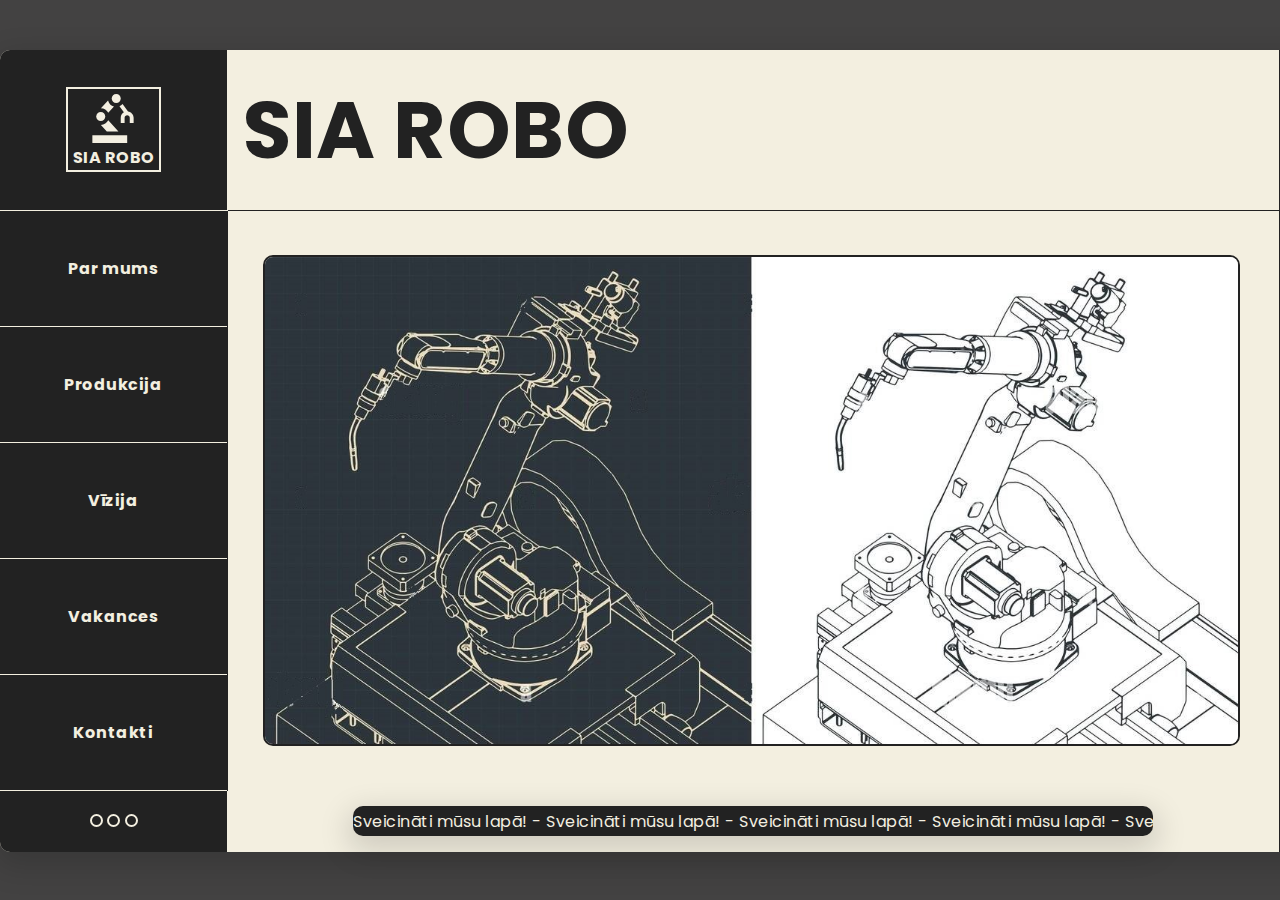
<file: index.html>
<!DOCTYPE html>
<html lang="lv">
    <head>
        <meta charset="UTF-8" />
        <meta
            name="description"
            content="Robotu projektēšana. Mākslīgā intelekta projektēšana"
        />
        <meta name="keywords" content="robots, kibernētika" />
        <meta name="author" content="Linards" />
        <meta http-equiv="X-UA-Compatible" content="IE=edge" />
        <meta name="viewport" content="width=device-width, initial-scale=1.0" />
        <link
            rel="icon"
            type="image/png"
            sizes="16x16"
            href="bildes/favicon-16x16.png"
        />
        <link rel="stylesheet" href="app.css" />
        <title>SIA ROBO</title>
    </head>
    <body>
        <table class="robo-table">
            <thead>
                <tr>
                    <td class="logo-table-data">
                        <!--Logotips-->
                        <div class="logotips">
                            <a href="index.html">
                                <img
                                    src="bildes/robots-robot-svgrepo-com.svg"
                                    alt="SIA ROBO logotips"
                                    class="logo"
                                />
                                <p>SIA ROBO</p>
                            </a>
                        </div>
                    </td>
                    <td class="virsraksts-table-data">
                        <!--Virsraksts-->
                        <h1>SIA ROBO</h1>
                    </td>
                    <td class="pulkstenis-table-data">
                        <!--pulkstenis-->
                        <iframe
                            style="
                                overflow: hidden;
                                border: 0;
                                margin: 0;
                                padding: 0;
                                width: 227px;
                                height: 75px;
                            "
                            src="https://www.clocklink.com/html5embed.php?clock=008&timezone=GMT0200&color=black&size=227&Title=&Message=&Target=&From=2022,1,1,0,0,0&Color=black"
                        ></iframe>
                    </td>
                </tr>
            </thead>
            <tbody>
                <tr>
                    <td class="nav-table-data">
                        <!--navigācija-->
                        <ul>
                            <li><a href="par_mums.html">Par mums</a></li>
                            <li><a href="produkcija.html">Produkcija</a></li>
                            <li><a href="vizija.html">Vīzija</a></li>
                            <li><a href="vakances.html">Vakances</a></li>
                            <li><a href="kontakti.html">Kontakti</a></li>
                        </ul>
                    </td>
                    <td>
                        <!-- bilde -->
                        <img
                            class="bilde"
                            src="bildes/hero.jpg"
                            alt="Mūsu lepnums ANNA45"
                        />
                    </td>
                    <td class="add-table-data">
                        <div class="add-container">
                            <div class="add">REKLĀMA</div>
                            <div class="add-saites">
                                <div class="mySlides fade">
                                    <a href="https://sia-virtuve.mozello.shop/">
                                        <img
                                            class="img-slide"
                                            src="bildes/mozello.PNG"
                                    /></a>
                                </div>
                                <div class="mySlides fade">
                                    <a
                                        href="https://dev-manadieta.pantheonsite.io/"
                                    >
                                        <img
                                            class="img-slide"
                                            src="bildes/wordpress.PNG"
                                    /></a>
                                </div>
                            </div>
                        </div>
                    </td>
                </tr>
            </tbody>
            <tfoot>
                <tr>
                    <td class="circle-table-data">
                        <div class="circle">
                            <span class="dot"></span>
                            <span class="dot"></span>
                            <span class="dot"></span>
                        </div>
                    </td>
                    <td class="scrolling-table-data">
                        <!-- teksts -->
                        <div class="scrolling-limit">
                            <div class="scrolling">
                                Sveicināti mūsu lapā! - Sveicināti mūsu lapā! -
                                Sveicināti mūsu lapā! - Sveicināti mūsu lapā! -
                                Sveicināti mūsu lapā! - Sveicināti mūsu lapā! -
                                Sveicināti mūsu lapā! - Sveicināti mūsu lapā!
                            </div>
                        </div>
                    </td>
                    <td class="address-table-data">
                        <!-- webmaster -->
                        <address>
                            Vietni uztur
                            <a href="mailto:webmaster@example.com">Linards M</a
                            >.
                        </address>
                    </td>
                </tr>
            </tfoot>
        </table>
        <script src="app.js"></script>
    </body>
</html>
</file>
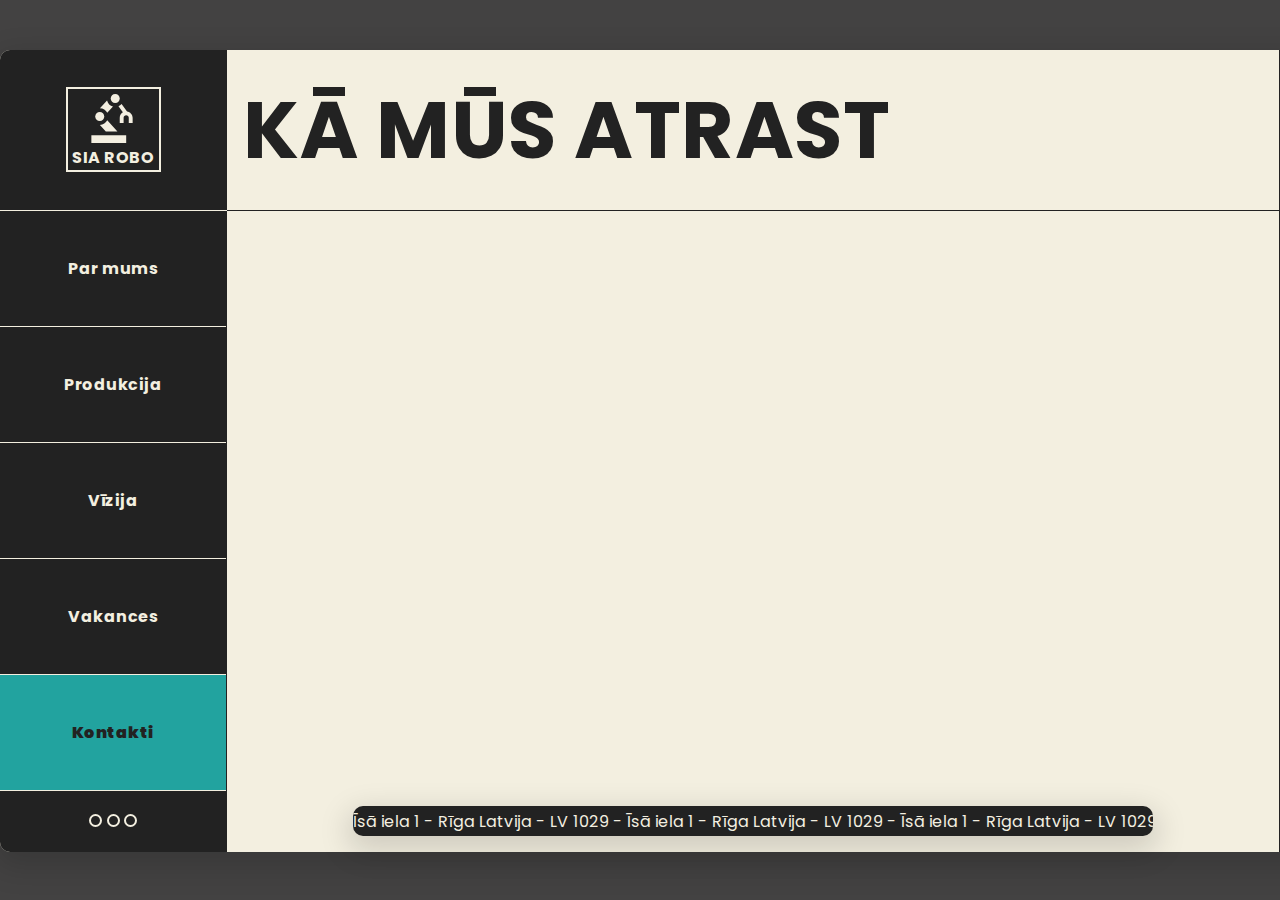
<file: kontakti.html>
<!DOCTYPE html>
<html lang="lv">
    <head>
        <meta name="description" content="Mūsu vieta pasaulē." />
        <meta name="keywords" content="robots, kibernētika" />
        <meta name="author" content="Linards" />
        <meta http-equiv="X-UA-Compatible" content="IE=edge" />
        <meta name="viewport" content="width=device-width, initial-scale=1.0" />
        <link rel="stylesheet" href="app.css" />
        <title>SIA ROBO | kontakti</title>
    </head>
    <body>
        <table class="robo-table">
            <thead>
                <tr>
                    <!--Logotips-->
                    <td class="logo-table-data">
                        <div class="logotips">
                            <a href="index.html">
                                <img
                                    src="bildes/robots-robot-svgrepo-com.svg"
                                    alt="SIA ROBO logotips"
                                    class="logo"
                                />
                                <p>SIA ROBO</p>
                            </a>
                        </div>
                    </td>
                    <td class="virsraksts-table-data">
                        <!--Virsraksts-->
                        <h1>KĀ MŪS ATRAST</h1>
                    </td>
                    <td class="pulkstenis-table-data">
                        <!--pulkstenis-->
                        <iframe
                            style="
                                overflow: hidden;
                                border: 0;
                                margin: 0;
                                padding: 0;
                                width: 227px;
                                height: 75px;
                            "
                            src="https://www.clocklink.com/html5embed.php?clock=008&timezone=GMT0200&color=black&size=227&Title=&Message=&Target=&From=2022,1,1,0,0,0&Color=black"
                        ></iframe>
                    </td>
                </tr>
            </thead>
            <tbody>
                <tr>
                    <td class="nav-table-data">
                        <!--navigācija-->
                        <ul>
                            <li><a href="par_mums.html">Par mums</a></li>
                            <li><a href="produkcija.html">Produkcija</a></li>
                            <li><a href="vizija.html">Vīzija</a></li>
                            <li><a href="vakances.html">Vakances</a></li>
                            <li class="active"><b>Kontakti</b></li>
                        </ul>
                    </td>
                    <td>
                        <!-- Googles karte -->
                        <iframe
                            class="mape"
                            src="https://www.google.com/maps/embed?pb=!1m18!1m12!1m3!1d2176.559081017805!2d24.13226635175425!3d56.93922208079347!2m3!1f0!2f0!3f0!3m2!1i1024!2i768!4f13.1!3m3!1m2!1s0x46eece2808f76aab%3A0xa02ed8b39c2450ba!2zxKpzxIEgaWVsYSwgTGF0Z2FsZXMgcHJpZWvFoXBpbHPEk3RhLCBSxKtnYSwgTFYtMTAwMw!5e0!3m2!1slv!2slv!4v1669304090535!5m2!1slv!2slv"
                            width="850"
                            height="500"
                            style="border: 0"
                            allowfullscreen=""
                            loading="lazy"
                            referrerpolicy="no-referrer-when-downgrade"
                        ></iframe>
                    </td>
                    <td class="add-table-data">
                        <div class="add-container">
                            <div class="add">REKLĀMA</div>
                            <div class="add-saites">
                                <div class="mySlides fade">
                                    <a href="https://sia-virtuve.mozello.shop/">
                                        <img
                                            class="img-slide"
                                            src="bildes/mozello.PNG"
                                    /></a>
                                </div>
                                <div class="mySlides fade">
                                    <a
                                        href="https://dev-manadieta.pantheonsite.io/"
                                    >
                                        <img
                                            class="img-slide"
                                            src="bildes/wordpress.PNG"
                                    /></a>
                                </div>
                            </div>
                        </div>
                    </td>
                </tr>
            </tbody>
            <tfoot>
                <tr>
                    <td class="circle-table-data">
                        <div class="circle">
                            <span class="dot"></span>
                            <span class="dot"></span>
                            <span class="dot"></span>
                        </div>
                    </td>
                    <td class="scrolling-table-data">
                        <!-- teksts -->
                        <div class="scrolling-limit">
                            <div class="scrolling">
                                Īsā iela 1 - Rīga Latvija - LV 1029 - Īsā iela 1
                                - Rīga Latvija - LV 1029 - Īsā iela 1 - Rīga
                                Latvija - LV 1029 - Īsā iela 1 - Rīga Latvija -
                                LV 1029 - Īsā iela 1 - Rīga Latvija - LV 1029 -
                                Īsā iela 1 - Rīga Latvija - LV 1029 -
                            </div>
                        </div>
                    </td>
                    <td class="address-table-data">
                        <!-- webmaster -->
                        <address>
                            Vietni uztur
                            <a href="mailto:webmaster@example.com">Linards M</a
                            >.
                        </address>
                    </td>
                </tr>
            </tfoot>
        </table>
        <script src="app.js"></script>
    </body>
</html>
</file>
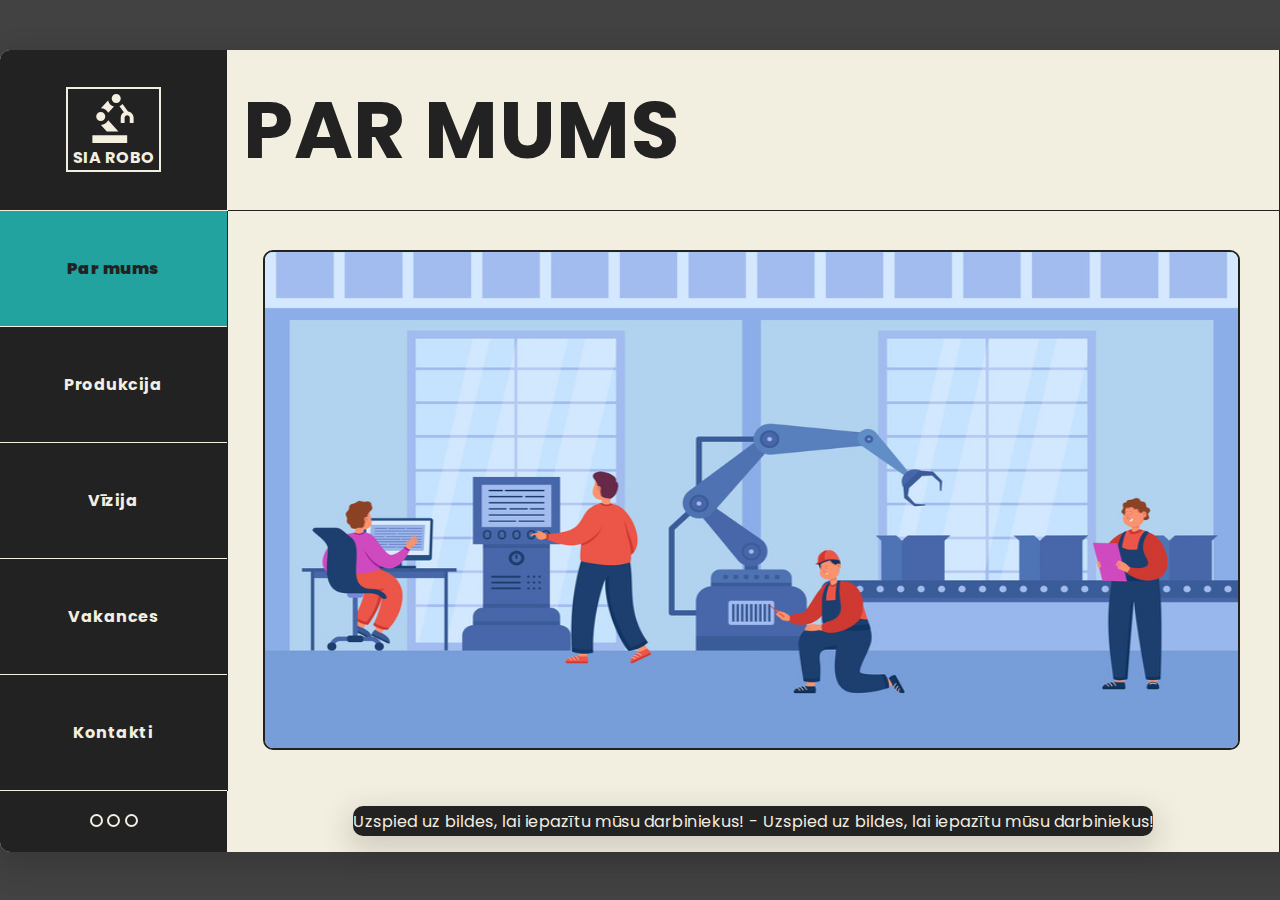
<file: par_mums.html>
<!DOCTYPE html>
<html lang="lv">
    <head>
        <meta name="description" content="SIA ROBO labākie darbinieki" />
        <meta name="keywords" content="robots, kibernētika" />
        <meta name="author" content="Linards" />
        <meta http-equiv="X-UA-Compatible" content="IE=edge" />
        <meta name="viewport" content="width=device-width, initial-scale=1.0" />
        <link rel="stylesheet" href="app.css" />
        <title>SIA ROBO | par mums</title>
    </head>
    <body>
        <table class="robo-table">
            <thead>
                <tr>
                    <td class="logo-table-data">
                        <!--Logotips-->
                        <div class="logotips">
                            <a href="index.html">
                                <img
                                    src="bildes/robots-robot-svgrepo-com.svg"
                                    alt="SIA ROBO logotips"
                                    class="logo"
                                />
                                <p>SIA ROBO</p>
                            </a>
                        </div>
                    </td>
                    <td class="virsraksts-table-data">
                        <!--Virsraksts-->
                        <h1>PAR MUMS</h1>
                    </td>
                    <td class="pulkstenis-table-data">
                        <!--pulkstenis-->
                        <iframe
                            style="
                                overflow: hidden;
                                border: 0;
                                margin: 0;
                                padding: 0;
                                width: 227px;
                                height: 75px;
                            "
                            src="https://www.clocklink.com/html5embed.php?clock=008&timezone=GMT0200&color=black&size=227&Title=&Message=&Target=&From=2022,1,1,0,0,0&Color=black"
                        ></iframe>
                    </td>
                </tr>
            </thead>
            <tbody>
                <tr>
                    <td class="nav-table-data">
                        <!--navigācija-->
                        <ul>
                            <li class="active"><b>Par mums</b></li>
                            <li><a href="produkcija.html">Produkcija</a></li>
                            <li><a href="vizija.html">Vīzija</a></li>
                            <li><a href="vakances.html">Vakances</a></li>
                            <li><a href="kontakti.html">Kontakti</a></li>
                        </ul>
                    </td>
                    <td>
                        <!-- img map attēls -->
                        <img
                            class="bilde"
                            src="./bildes/1_1_850x650.jpg"
                            usemap="#image-map"
                            alt="darbinieki"
                        />

                        <map name="image-map">
                            <area
                                href="personals/janis.html"
                                alt="Janis"
                                title="Janis"
                                href=""
                                coords="1,649,188,0"
                                shape="rect"
                            />
                            <area
                                href="personals/agris.html"
                                alt="Agris"
                                title="Agris"
                                href=""
                                coords="189,649,409,0"
                                shape="rect"
                            />
                            <area
                                href="personals/rainis.html"
                                alt="Rainis"
                                title="Rainis"
                                href=""
                                coords="409,648,644,0"
                                shape="rect"
                            />
                            <area
                                href="personals/vairis.html"
                                alt="Vairis"
                                title="Vairis"
                                href=""
                                coords="644,649,900,2"
                                shape="rect"
                            />
                        </map>
                    </td>
                    <td class="add-table-data">
                        <div class="add-container">
                            <div class="add">REKLĀMA</div>
                            <div class="add-saites">
                                <div class="mySlides fade">
                                    <a href="https://sia-virtuve.mozello.shop/">
                                        <img
                                            class="img-slide"
                                            src="bildes/mozello.PNG"
                                    /></a>
                                </div>
                                <div class="mySlides fade">
                                    <a
                                        href="https://dev-manadieta.pantheonsite.io/"
                                    >
                                        <img
                                            class="img-slide"
                                            src="bildes/wordpress.PNG"
                                    /></a>
                                </div>
                            </div>
                        </div>
                    </td>
                </tr>
            </tbody>
            <tfoot>
                <tr>
                    <td class="circle-table-data">
                        <div class="circle">
                            <span class="dot"></span>
                            <span class="dot"></span>
                            <span class="dot"></span>
                        </div>
                    </td>
                    <td class="scrolling-table-data">
                        <!-- teksts -->
                        <div class="scrolling-limit">
                            <div class="scrolling">
                                Uzspied uz bildes, lai iepazītu mūsu
                                darbiniekus! - Uzspied uz bildes, lai iepazītu
                                mūsu darbiniekus! - Uzspied uz bildes, lai
                                iepazītu mūsu darbiniekus! - Uzspied uz bildes,
                                lai iepazītu mūsu darbiniekus! - Uzspied uz
                                bildes, lai iepazītu mūsu darbiniekus! -
                            </div>
                        </div>
                    </td>
                    <td class="address-table-data">
                        <!-- webmaster -->
                        <address>
                            Vietni uztur
                            <a href="mailto:webmaster@example.com">Linards M</a
                            >.
                        </address>
                    </td>
                </tr>
            </tfoot>
        </table>
        <script src="app.js"></script>
    </body>
</html>
</file>
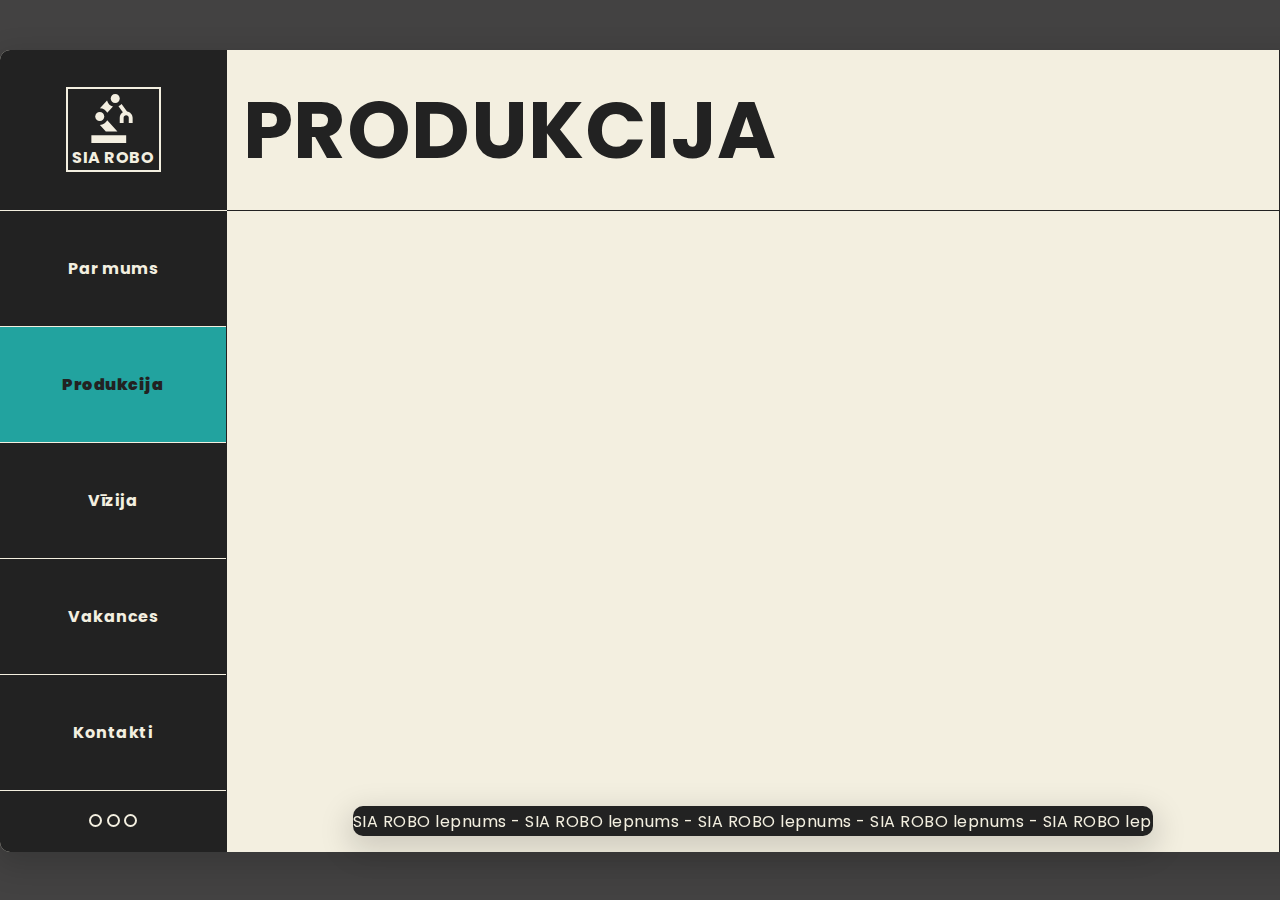
<file: produkcija.html>
<!DOCTYPE html>
<html lang="lv">
    <head>
        <meta name="description" content="SIA ROBO labākie prodokti" />
        <meta name="keywords" content="robots, kibernētika" />
        <meta name="author" content="Linards" />
        <meta http-equiv="X-UA-Compatible" content="IE=edge" />
        <meta name="viewport" content="width=device-width, initial-scale=1.0" />
        <link rel="stylesheet" href="app.css" />
        <title>SIA ROBO | produkcija</title>
    </head>
    <body>
        <table class="robo-table">
            <thead>
                <tr>
                    <td class="logo-table-data">
                        <!--Logotips-->
                        <div class="logotips">
                            <a href="index.html">
                                <img
                                    src="bildes/robots-robot-svgrepo-com.svg"
                                    alt="SIA ROBO logotips"
                                    class="logo"
                                />
                                <p>SIA ROBO</p>
                            </a>
                        </div>
                    </td>
                    <td class="virsraksts-table-data">
                        <!--Virsraksts-->
                        <h1>PRODUKCIJA</h1>
                    </td>
                    <td class="pulkstenis-table-data">
                        <!--pulkstenis-->
                        <iframe
                            style="
                                overflow: hidden;
                                border: 0;
                                margin: 0;
                                padding: 0;
                                width: 227px;
                                height: 75px;
                            "
                            src="https://www.clocklink.com/html5embed.php?clock=008&timezone=GMT0200&color=black&size=227&Title=&Message=&Target=&From=2022,1,1,0,0,0&Color=black"
                        ></iframe>
                    </td>
                </tr>
            </thead>
            <tbody>
                <tr>
                    <td class="nav-table-data">
                        <!--navigācija-->
                        <ul>
                            <li><a href="par_mums.html">Par mums</a></li>
                            <li class="active"><b>Produkcija</b></li>
                            <li><a href="vizija.html">Vīzija</a></li>
                            <li><a href="vakances.html">Vakances</a></li>
                            <li><a href="kontakti.html">Kontakti</a></li>
                        </ul>
                    </td>
                    <td>
                        <!-- Google dokuments -->
                        <iframe
                            src="https://docs.google.com/document/d/e/2PACX-1vRnSFinGRqXspBJAoXIa2vLK593V_CT5rZZ_LJEnNVAGBQmKVY7DHr2lHN-59nRRr3Y_sk8lUh23FJD/pub?embedded=true"
                            width="850"
                            height="560"
                            style="border: 0"
                        ></iframe>
                    </td>
                    <td class="add-table-data">
                        <div class="add-container">
                            <div class="add">REKLĀMA</div>
                            <div class="add-saites">
                                <div class="mySlides fade">
                                    <a href="https://sia-virtuve.mozello.shop/">
                                        <img
                                            class="img-slide"
                                            src="bildes/mozello.PNG"
                                    /></a>
                                </div>
                                <div class="mySlides fade">
                                    <a
                                        href="https://dev-manadieta.pantheonsite.io/"
                                    >
                                        <img
                                            class="img-slide"
                                            src="bildes/wordpress.PNG"
                                    /></a>
                                </div>
                            </div>
                        </div>
                    </td>
                </tr>
            </tbody>
            <tfoot>
                <tr>
                    <td class="circle-table-data">
                        <div class="circle">
                            <span class="dot"></span>
                            <span class="dot"></span>
                            <span class="dot"></span>
                        </div>
                    </td>
                    <td class="scrolling-table-data">
                        <!-- teksts -->
                        <div class="scrolling-limit">
                            <div class="scrolling">
                                SIA ROBO lepnums - SIA ROBO lepnums - SIA ROBO
                                lepnums - SIA ROBO lepnums - SIA ROBO lepnums -
                                SIA ROBO lepnums - SIA ROBO lepnums - SIA ROBO
                                lepnums -SIA ROBO lepnums
                            </div>
                        </div>
                    </td>
                    <td class="address-table-data">
                        <!-- webmaster -->
                        <address>
                            Vietni uztur
                            <a href="mailto:webmaster@example.com">Linards M</a
                            >.
                        </address>
                    </td>
                </tr>
            </tfoot>
        </table>
        <script src="app.js"></script>
    </body>
</html>
</file>
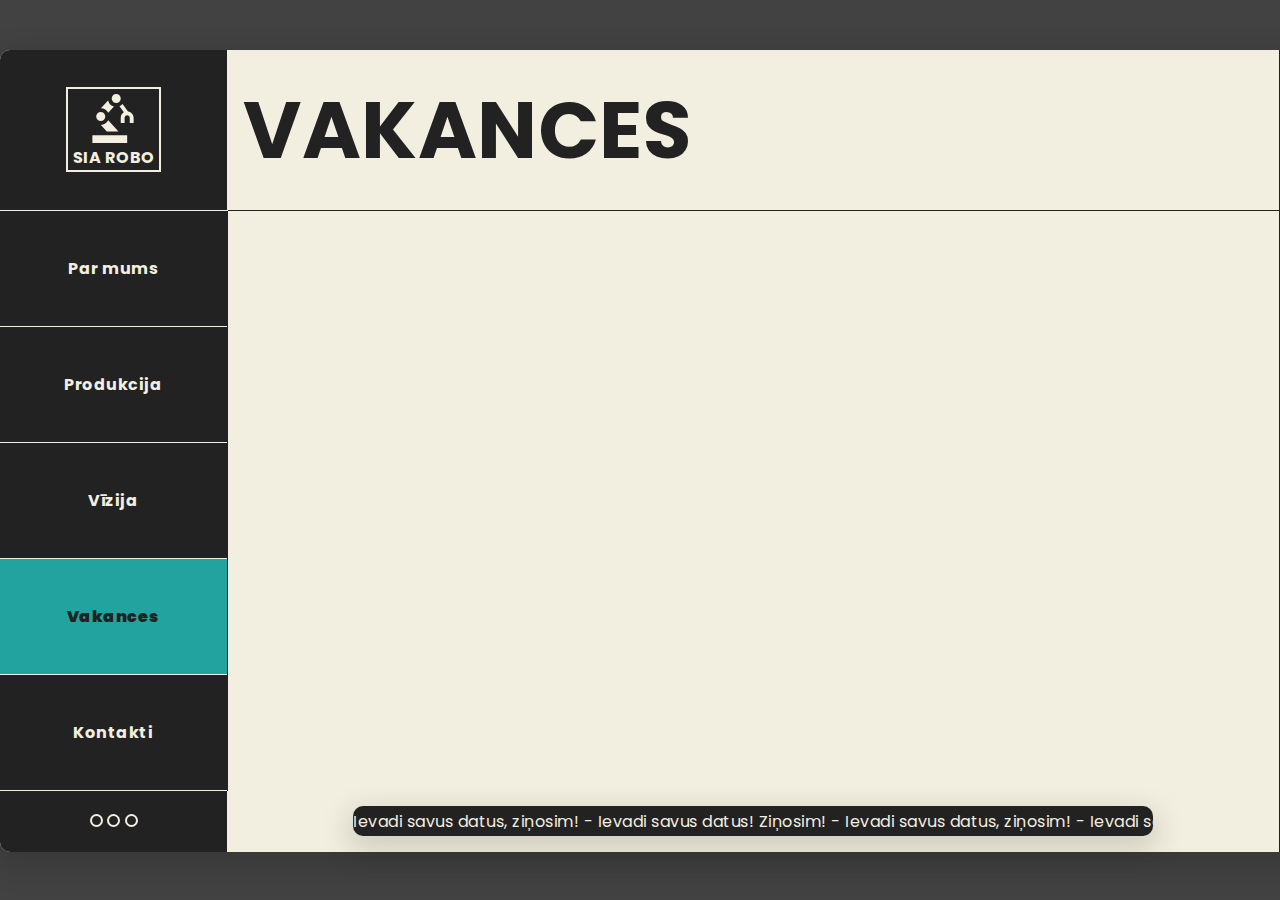
<file: vakances.html>
<!DOCTYPE html>
<html lang="lv">
    <head>
        <meta name="description" content="Nāc pie mums strādāt." />
        <meta name="keywords" content="robots, kibernētika" />
        <meta name="author" content="Linards" />
        <meta http-equiv="X-UA-Compatible" content="IE=edge" />
        <meta name="viewport" content="width=device-width, initial-scale=1.0" />
        <link rel="stylesheet" href="app.css" />
        <title>SIA ROBO | vakances</title>
    </head>
    <body>
        <table class="robo-table">
            <thead>
                <tr>
                    <td class="logo-table-data">
                        <!--Logotips-->
                        <div class="logotips">
                            <a href="index.html">
                                <img
                                    src="bildes/robots-robot-svgrepo-com.svg"
                                    alt="SIA ROBO logotips"
                                    class="logo"
                                />
                                <p>SIA ROBO</p>
                            </a>
                        </div>
                    </td>
                    <td class="virsraksts-table-data">
                        <!--Virsraksts-->
                        <h1>VAKANCES</h1>
                    </td>
                    <td class="pulkstenis-table-data">
                        <!--pulkstenis-->
                        <iframe
                            style="
                                overflow: hidden;
                                border: 0;
                                margin: 0;
                                padding: 0;
                                width: 227px;
                                height: 75px;
                            "
                            src="https://www.clocklink.com/html5embed.php?clock=008&timezone=GMT0200&color=black&size=227&Title=&Message=&Target=&From=2022,1,1,0,0,0&Color=black"
                        ></iframe>
                    </td>
                </tr>
            </thead>
            <tbody>
                <tr>
                    <td class="nav-table-data">
                        <!--navigācija-->
                        <ul>
                            <li><a href="par_mums.html">Par mums</a></li>
                            <li><a href="produkcija.html">Produkcija</a></li>
                            <li><a href="vizija.html">Vīzija</a></li>
                            <li class="active"><b>Vakances</b></li>
                            <li><a href="kontakti.html">Kontakti</a></li>
                        </ul>
                    </td>
                    <td>
                        <!-- Veidlapa -->
                        <iframe
                            src="https://docs.google.com/forms/d/e/1FAIpQLSdzj-yxTnKGV_lFlRePWsjJgL1pxh5J0jcydGb0NVgtI1VdWA/viewform?embedded=true"
                            width="640"
                            height="500"
                            frameborder="0"
                            marginheight="0"
                            marginwidth="0"
                            >Notiek ielāde…</iframe
                        >
                    </td>
                    <td class="add-table-data">
                        <div class="add-container">
                            <div class="add">REKLĀMA</div>
                            <div class="add-saites">
                                <div class="mySlides fade">
                                    <a href="https://sia-virtuve.mozello.shop/">
                                        <img
                                            class="img-slide"
                                            src="bildes/mozello.PNG"
                                    /></a>
                                </div>
                                <div class="mySlides fade">
                                    <a
                                        href="https://dev-manadieta.pantheonsite.io/"
                                    >
                                        <img
                                            class="img-slide"
                                            src="bildes/wordpress.PNG"
                                    /></a>
                                </div>
                            </div>
                        </div>
                    </td>
                </tr>
            </tbody>
            <tfoot>
                <tr>
                    <td class="circle-table-data">
                        <div class="circle">
                            <span class="dot"></span>
                            <span class="dot"></span>
                            <span class="dot"></span>
                        </div>
                    </td>
                    <td class="scrolling-table-data">
                        <!-- teksts -->
                        <div class="scrolling-limit">
                            <div class="scrolling">
                                Ievadi savus datus, ziņosim! - Ievadi savus
                                datus! Ziņosim! - Ievadi savus datus, ziņosim! -
                                Ievadi savus datus, ziņosim! - Ievadi savus
                                datus! Ziņosim! - Ievadi savus datus, ziņosim! -
                            </div>
                        </div>
                    </td>
                    <td class="address-table-data">
                        <!-- webmaster -->
                        <address>
                            Vietni uztur
                            <a href="mailto:webmaster@example.com">Linards M</a
                            >.
                        </address>
                    </td>
                </tr>
            </tfoot>
        </table>
        <script src="app.js"></script>
    </body>
</html>
</file>
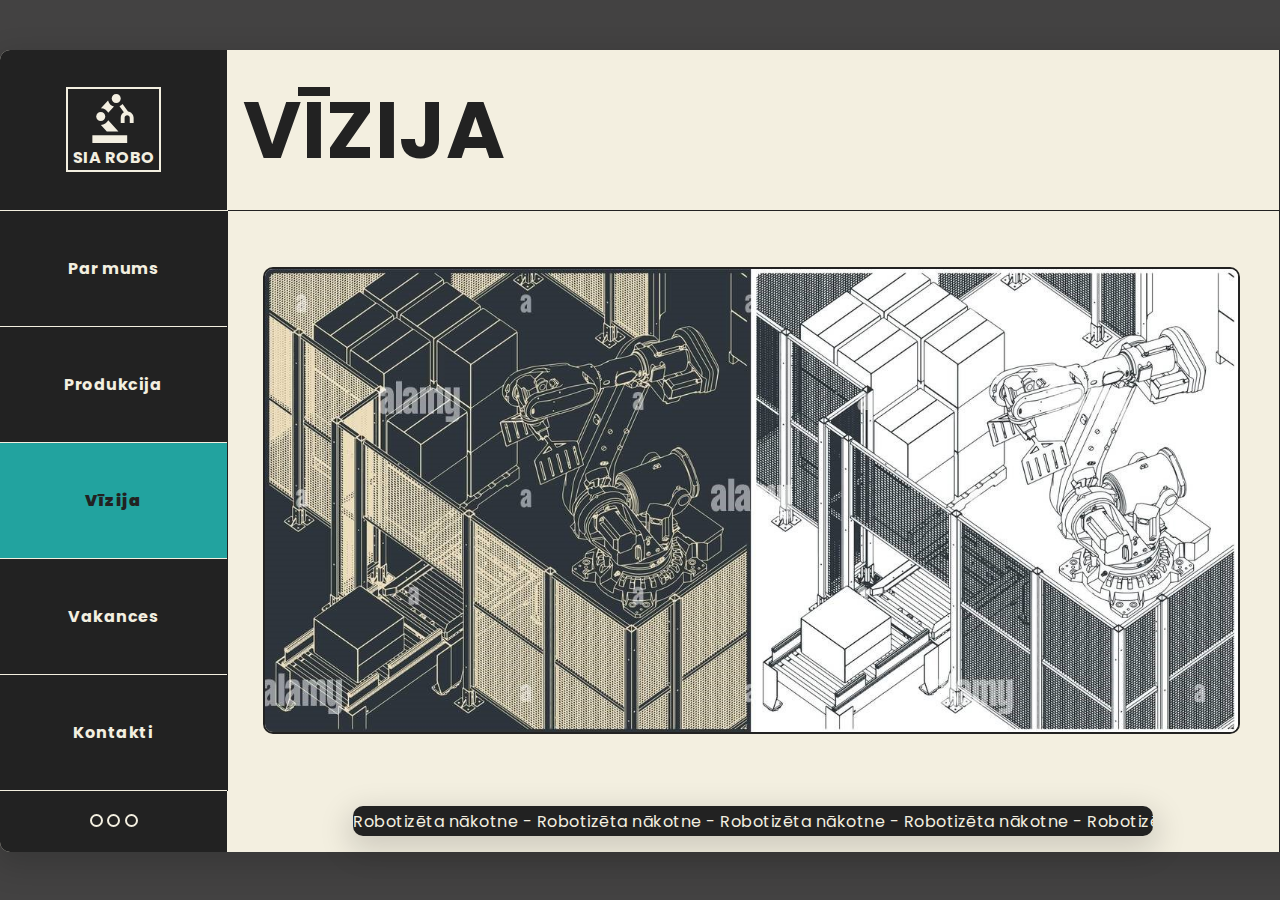
<file: vizija.html>
<!DOCTYPE html>
<html lang="lv">
    <head>
        <meta name="description" content="Mūsu vīzija." />
        <meta name="keywords" content="robots, kibernētika" />
        <meta name="author" content="Linards" />
        <meta http-equiv="X-UA-Compatible" content="IE=edge" />
        <meta name="viewport" content="width=device-width, initial-scale=1.0" />
        <link rel="stylesheet" href="app.css" />
        <title>SIA ROBO | vīzija</title>
    </head>
    <body>
        <table class="robo-table">
            <thead>
                <tr>
                    <td class="logo-table-data">
                        <!--Logotips-->
                        <div class="logotips">
                            <a href="index.html">
                                <img
                                    src="bildes/robots-robot-svgrepo-com.svg"
                                    alt="SIA ROBO logotips"
                                    class="logo"
                                />
                                <p>SIA ROBO</p>
                            </a>
                        </div>
                    </td>
                    <td class="virsraksts-table-data">
                        <!--Virsraksts-->
                        <h1>VĪZIJA</h1>
                    </td>
                    <td class="pulkstenis-table-data">
                        <!--pulkstenis-->
                        <iframe
                            style="
                                overflow: hidden;
                                border: 0;
                                margin: 0;
                                padding: 0;
                                width: 227px;
                                height: 75px;
                            "
                            src="https://www.clocklink.com/html5embed.php?clock=008&timezone=GMT0200&color=black&size=227&Title=&Message=&Target=&From=2022,1,1,0,0,0&Color=black"
                        ></iframe>
                    </td>
                </tr>
            </thead>
            <tbody>
                <tr>
                    <td class="nav-table-data">
                        <!--navigācija-->
                        <ul>
                            <li><a href="par_mums.html">Par mums</a></li>
                            <li><a href="produkcija.html">Produkcija</a></li>
                            <li class="active"><b>Vīzija</b></li>
                            <li><a href="vakances.html">Vakances</a></li>
                            <li><a href="kontakti.html">Kontakti</a></li>
                        </ul>
                    </td>
                    <td>
                        <!-- bilde -->
                        <img
                            class="bilde"
                            src="bildes/vizija.jpg"
                            alt="Mūsu vīzija"
                        />
                    </td>
                    <td class="add-table-data">
                        <div class="add-container">
                            <div class="add">REKLĀMA</div>
                            <div class="add-saites">
                                <div class="mySlides fade">
                                    <a href="https://sia-virtuve.mozello.shop/">
                                        <img
                                            class="img-slide"
                                            src="bildes/mozello.PNG"
                                    /></a>
                                </div>
                                <div class="mySlides fade">
                                    <a
                                        href="https://dev-manadieta.pantheonsite.io/"
                                    >
                                        <img
                                            class="img-slide"
                                            src="bildes/wordpress.PNG"
                                    /></a>
                                </div>
                            </div>
                        </div>
                    </td>
                </tr>
            </tbody>
            <tfoot>
                <tr>
                    <td class="circle-table-data">
                        <div class="circle">
                            <span class="dot"></span>
                            <span class="dot"></span>
                            <span class="dot"></span>
                        </div>
                    </td>
                    <td class="scrolling-table-data">
                        <!-- teksts -->
                        <div class="scrolling-limit">
                            <div class="scrolling">
                                Robotizēta nākotne - Robotizēta nākotne -
                                Robotizēta nākotne - Robotizēta nākotne -
                                Robotizēta nākotne - Robotizēta nākotne -
                                Robotizēta nākotne - Robotizēta nākotne -
                                Robotizēta nākotne
                            </div>
                        </div>
                    </td>
                    <td class="address-table-data">
                        <!-- webmaster -->
                        <address>
                            Vietni uztur
                            <a href="mailto:webmaster@example.com">Linards M</a
                            >.
                        </address>
                    </td>
                </tr>
            </tfoot>
        </table>
        <script src="app.js"></script>
    </body>
</html>
</file>
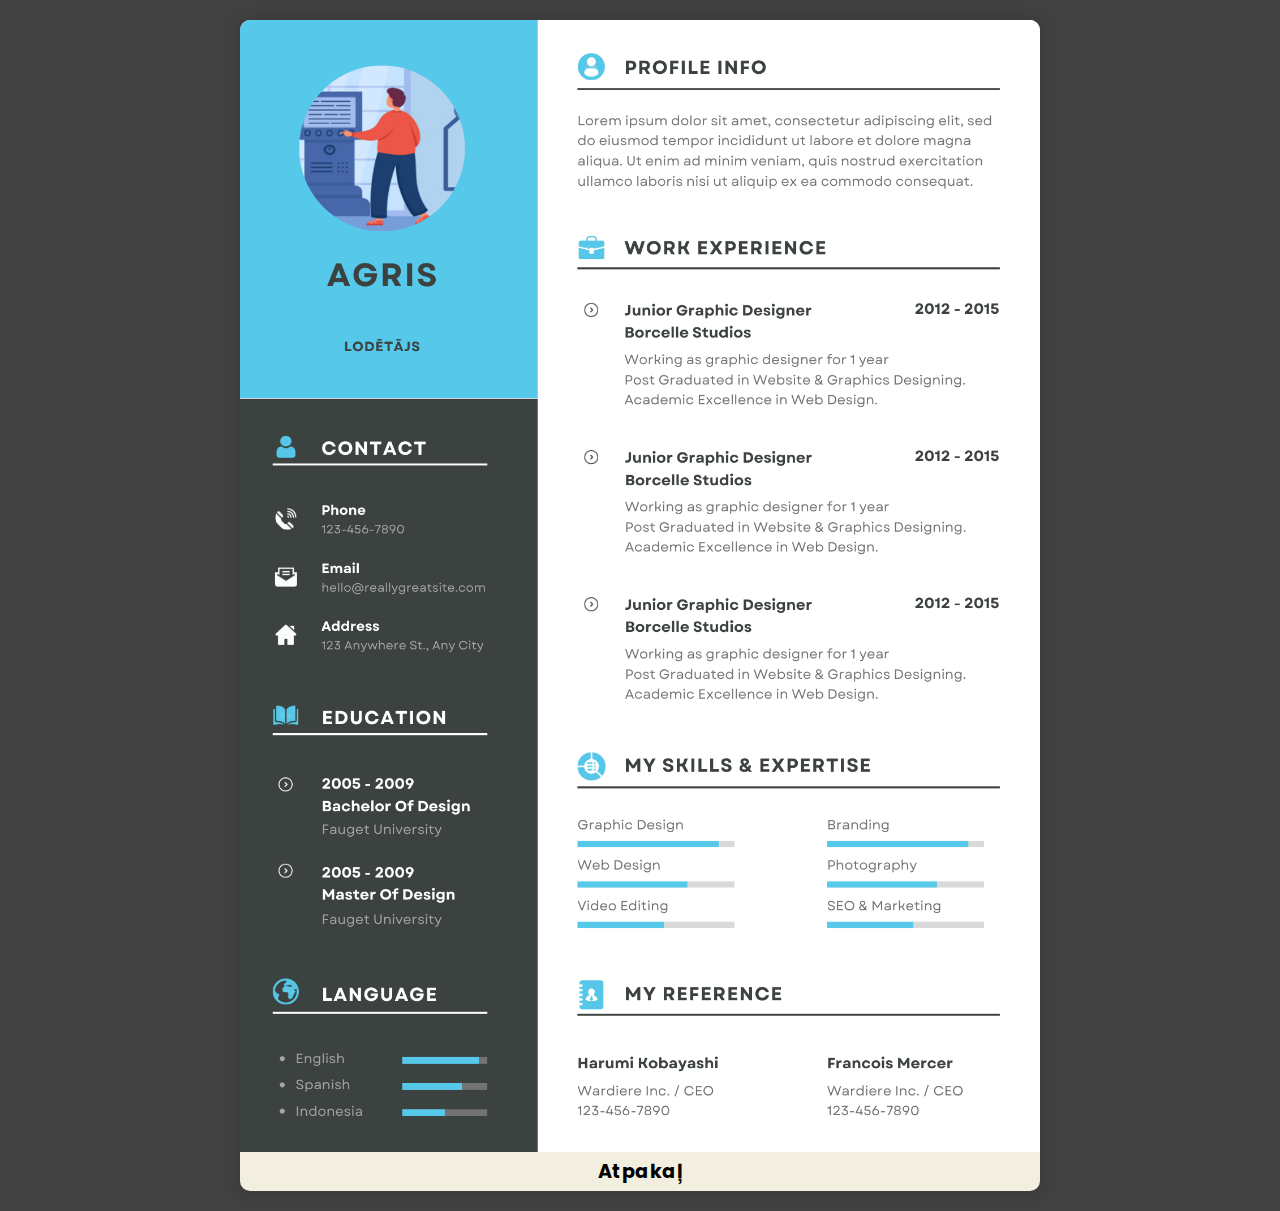
<file: personals/agris.html>
<!DOCTYPE html>
<html lang="lv">
    <head>
        <meta name="description" content="SIA ROBO labākie darbinieki" />
        <meta name="keywords" content="robots, kibernētika" />
        <meta name="author" content="Linards" />
        <meta http-equiv="X-UA-Compatible" content="IE=edge" />
        <meta name="viewport" content="width=device-width, initial-scale=1.0" />
        <link rel="stylesheet" href="personals.css" />
        <title>SIA ROBO | Agris</title>
    </head>
    <body>
        <article>
            <div class="robo-table">
                <img src="../bildes/agriscv.png" alt="Agra CV" />
                <a class="atpakal" href="../par_mums.html">Atpakaļ</a>
            </div>
        </article>
    </body>
</html>
</file>
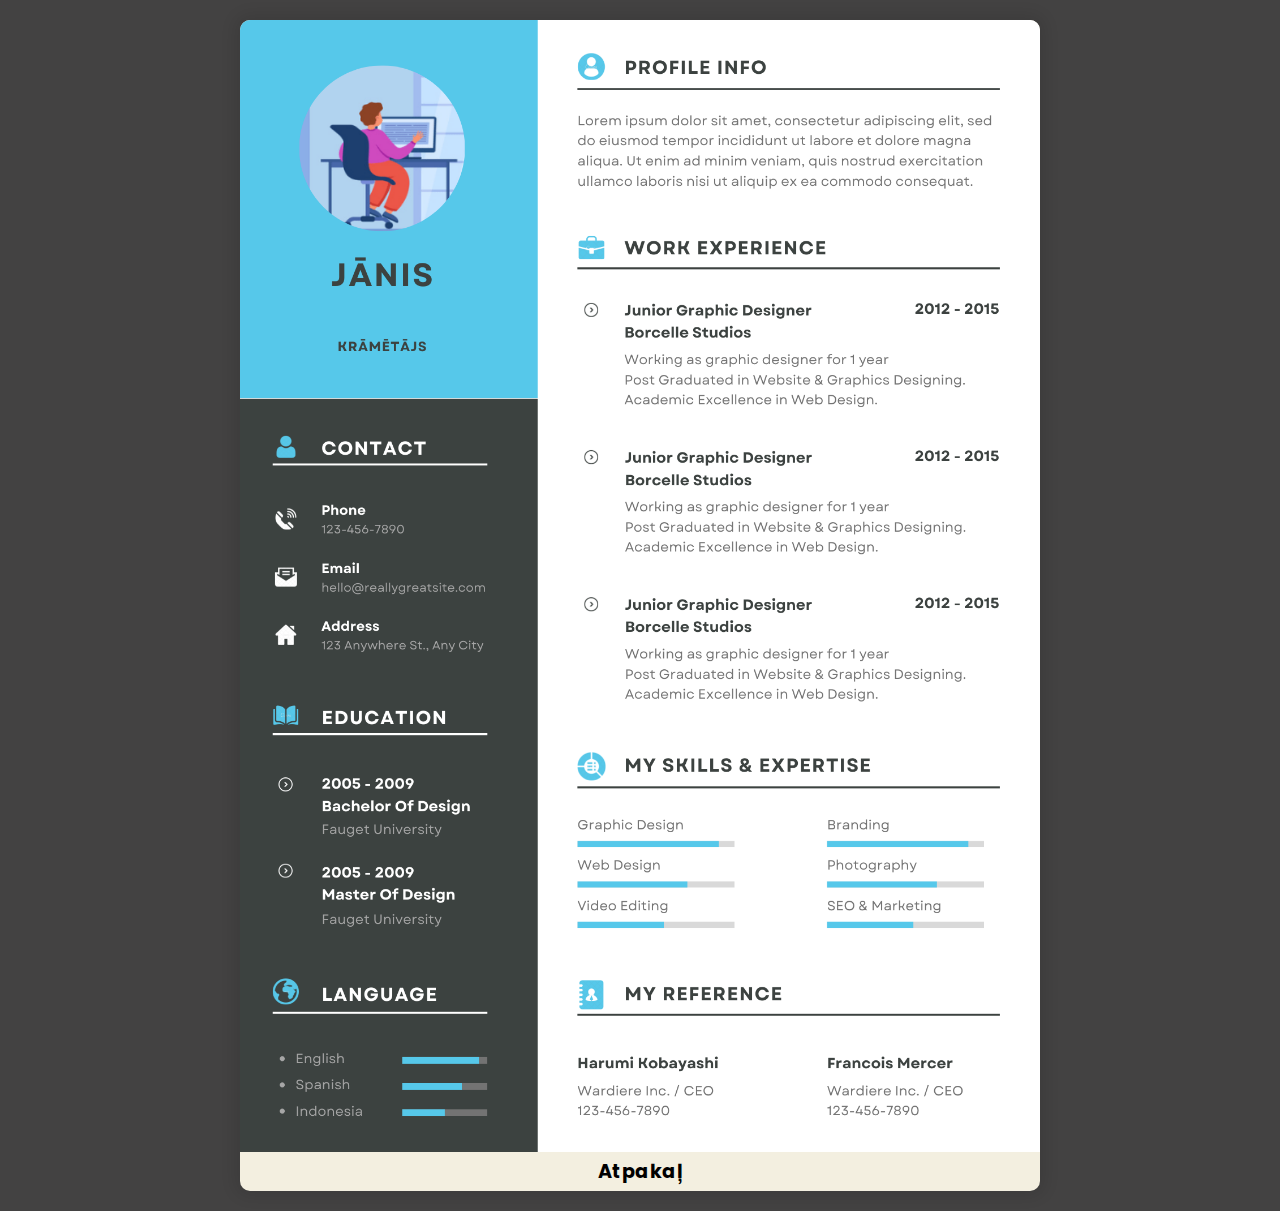
<file: personals/janis.html>
<!DOCTYPE html>
<html lang="lv">
    <head>
        <meta name="description" content="SIA ROBO labākie darbinieki" />
        <meta name="keywords" content="robots, kibernētika" />
        <meta name="author" content="Linards" />
        <meta http-equiv="X-UA-Compatible" content="IE=edge" />
        <meta name="viewport" content="width=device-width, initial-scale=1.0" />
        <link rel="stylesheet" href="personals.css" />
        <title>SIA ROBO | Jānis</title>
    </head>
    <body>
        <article>
            <div class="robo-table">
                <img src="../bildes/janiscv.png" alt="Jāņa CV" />
                <a class="atpakal" href="../par_mums.html">Atpakaļ</a>
            </div>
        </article>
    </body>
</html>
</file>
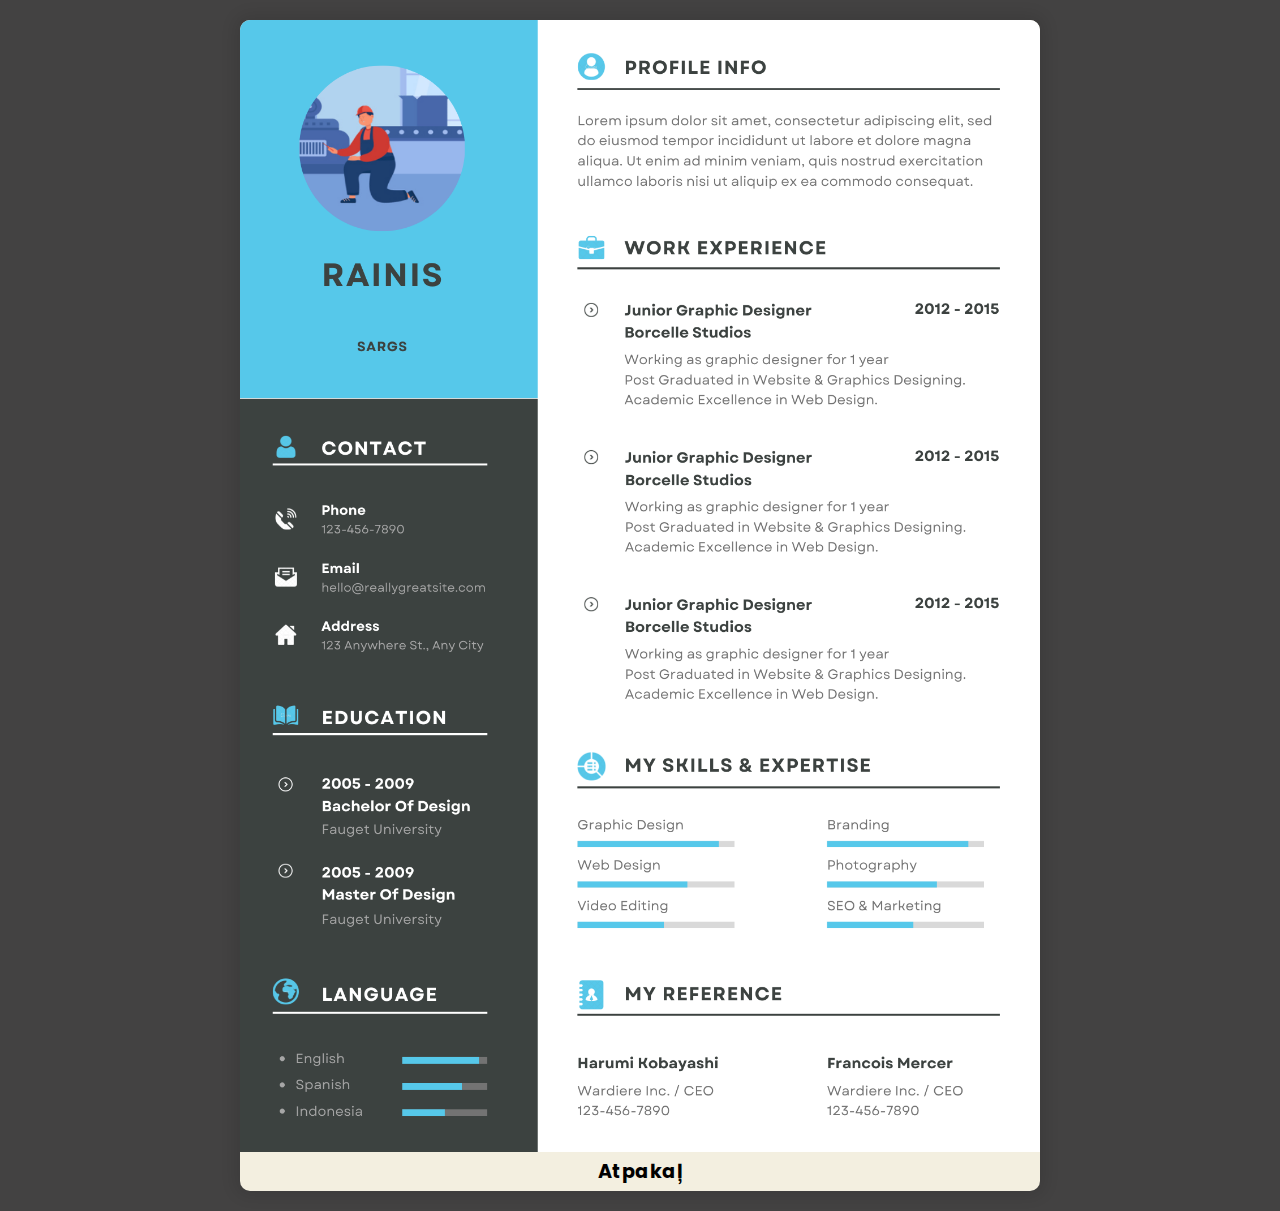
<file: personals/rainis.html>
<!DOCTYPE html>
<html lang="lv">
    <head>
        <meta name="description" content="SIA ROBO labākie darbinieki" />
        <meta name="keywords" content="robots, kibernētika" />
        <meta name="author" content="Linards" />
        <meta http-equiv="X-UA-Compatible" content="IE=edge" />
        <meta name="viewport" content="width=device-width, initial-scale=1.0" />
        <link rel="stylesheet" href="personals.css" />
        <title>SIA ROBO | Rainis</title>
    </head>
    <body>
        <article>
            <div class="robo-table">
                <img src="../bildes/rainiscv.png" alt="Raiņa CV" />
                <a class="atpakal" href="../par_mums.html">Atpakaļ</a>
            </div>
        </article>
    </body>
</html>
</file>
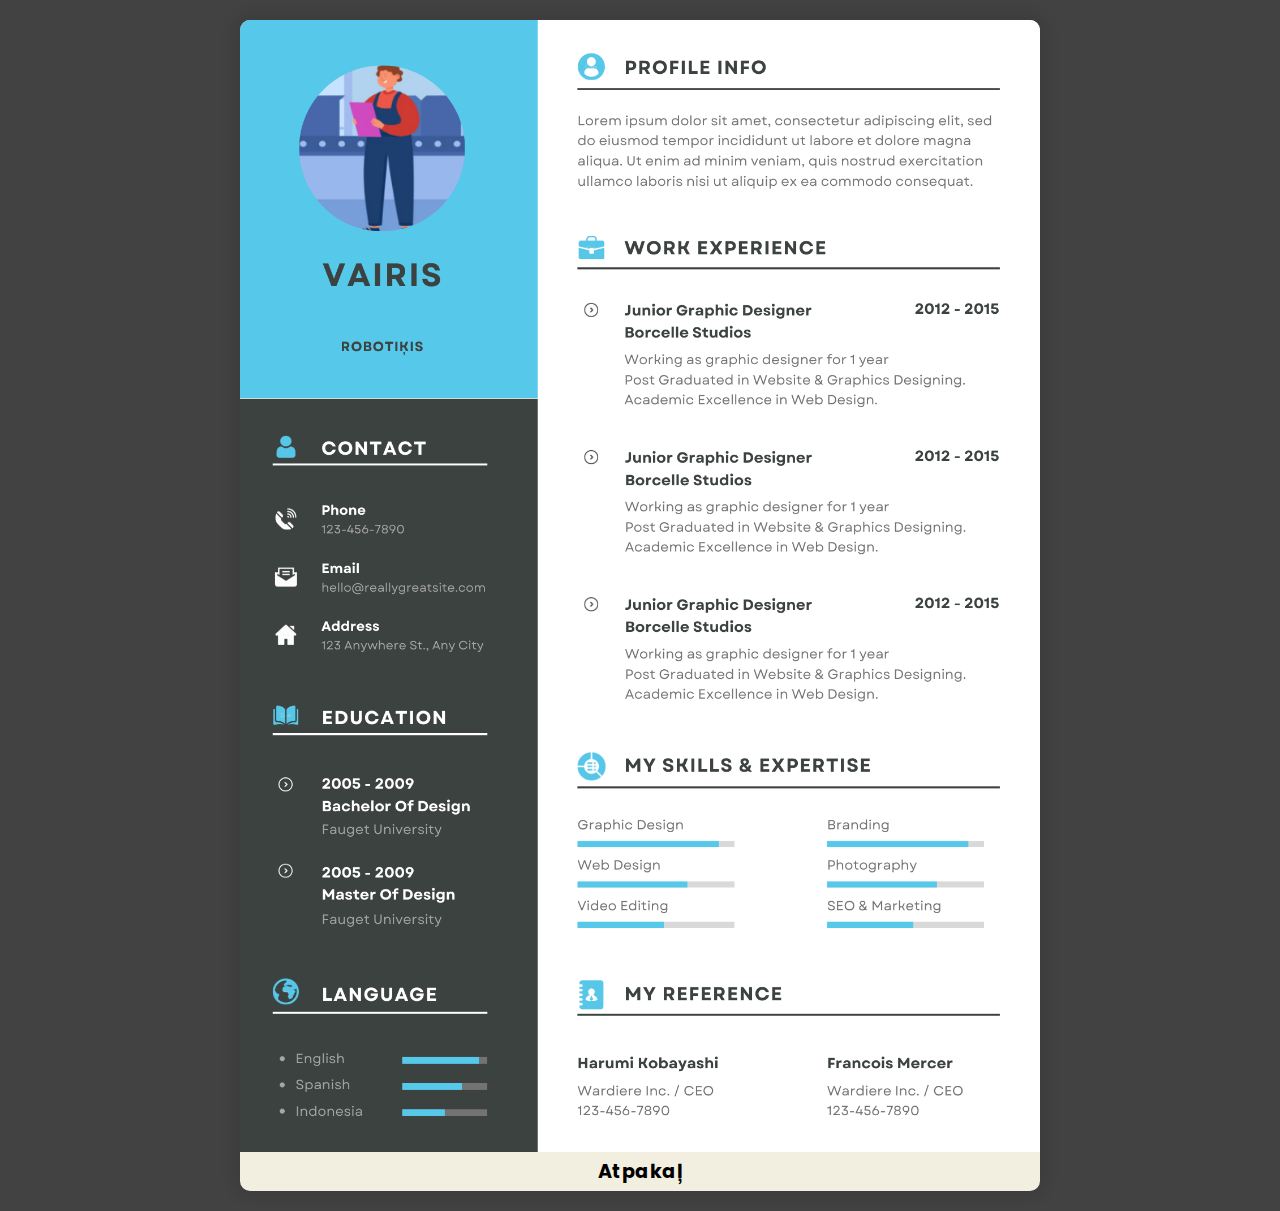
<file: personals/vairis.html>
<!DOCTYPE html>
<html lang="lv">
    <head>
        <meta name="description" content="SIA ROBO labākie darbinieki" />
        <meta name="keywords" content="robots, kibernētika" />
        <meta name="author" content="Linards" />
        <meta http-equiv="X-UA-Compatible" content="IE=edge" />
        <meta name="viewport" content="width=device-width, initial-scale=1.0" />
        <link rel="stylesheet" href="personals.css" />
        <title>SIA ROBO | Vairis</title>
    </head>
    <body>
        <article>
            <div class="robo-table">
                <img src="../bildes/vairiscv.png" alt="Vaira CV" />
                <a class="atpakal" href="../par_mums.html">Atpakaļ</a>
            </div>
        </article>
    </body>
</html>
</file>
<file: app.css>
@import url("https://fonts.googleapis.com/css2?family=Poppins:wght@400;500;600;700;900&display=swap");

:root {
    --Black: #222222;
    --White: #f3efe0;
}

* {
    margin: 0;
    padding: 0;
    box-sizing: border-box;
    font-family: "Poppins", sans-serif;
    letter-spacing: 0.5px;
}

img,
picture,
video,
canvas,
svg {
    display: block;
    max-width: 100%;
    height: auto;
}

a {
    text-decoration: none;
    color: inherit;
}

p,
h1,
h2,
h3,
h4,
h5,
h6 {
    overflow-wrap: break-word;
}

ol,
ul {
    list-style: none;
}

input,
button,
textarea,
select {
    font: inherit;
    border: none;
    background: none;
}

/* ******************** */
/* CARD MAIN */
/* ******************** */

body {
    background-color: #434242;
}

::selection {
    color: var(--White);
    background: var(--Black);
}

.robo-table {
    border-collapse: collapse;
    width: 100em;
    background-color: var(--White);
    border-radius: 10px;
    box-shadow: 0px 10px 30px 5px rgba(0, 0, 0, 0.15);
    margin: 25px auto;
    margin-top: 50px;
    text-align: center;
    transition: 0.7s ease;
}

/* ******************** */
/* CARD HEADER */
/* ******************** */

.robo-table thead {
    height: 10em;
    transition: 0.7s ease;
}

.robo-table thead tr td {
    width: 70em;
}

.robo-table thead tr td:nth-of-type(odd) {
    width: 15em;
}

.robo-table thead tr td {
    font-size: 16px;
    letter-spacing: 1px;
    padding: 16px;
}

.robo-table thead tr td h1 {
    font-size: 5em;
    text-align: left;
    color: var(--Black);
}

.virsraksts-table-data {
    border-bottom: 1px solid var(--Black);
}

.pulkstenis-table-data {
    border-left: 1.5px solid var(--Black);
    border-bottom: 1px solid var(--Black);
}

/* ******************** */
/* CARD HEADER LOGO */
/* ******************** */

.logo {
    width: 80px;
    height: 49px;
    margin-top: 5px;
    transition: 0.7s ease;
    filter: invert(89%) sepia(4%) saturate(1131%) hue-rotate(334deg)
        brightness(112%) contrast(91%);
}

.logotips {
    display: flex;
    justify-content: center;
    align-items: center;
    flex-direction: column;
    margin-left: 50px;
    margin-right: 50px;
    border: 2px solid var(--White);
}

.logotips p {
    display: flex;
    justify-content: center;
    margin-top: 2px;
    font-weight: bold;
    color: var(--White);
}

.logo-table-data {
    background: var(--Black);
    height: 5em;
    border-radius: 10px 0 0 0;
    border-bottom: 1px solid var(--White);
}

/* ******************** */
/* CARD BODY */
/* ******************** */

.robo-table tbody tr td {
    height: 30px;
}

.bilde {
    width: 93%;
    margin: 35px;
    border-radius: 10px;
    border: 2px solid var(--Black);
    max-height: 500px;
    transition: 0.7s ease;
    /* box-shadow: 0px 0px 15px 5px rgba(0, 0, 0, 0.1); */
}

.mape {
    filter: invert(90%);
    /* filter: grayscale(100%) invert(92%) contrast(83%); */
    border-radius: 10px;
}

/* ******************** */
/* CARD BODY NAV */
/* ******************** */

.nav-table-data {
    background: var(--Black);
    border-right: 1px solid var(--Black);
}

.robo-table tbody tr td ul li a {
    display: block;
    color: var(--White);
    padding: 45px 16px;
    text-decoration: none;
    background: var(--Black);
    transition: 0.7s ease;
}

li {
    text-align: center;
    border-bottom: 1.5px solid var(--White);
    font-weight: bold;
}

li:last-child {
    border-bottom: none;
}

li.active {
    background-color: #22a39f;
    color: var(--Black);
    padding: 45px 16px;
}

li a:hover:not(.active) {
    background-color: var(--White);
    color: var(--Black);
}

.active:hover {
    text-decoration: none;
    cursor: default;
    border-left: 1px solid var(--Black);
}

.robo-table tbody tr td ul li a:focus {
    background: #22a39f;
    color: var(--Black);
}

/* ******************** */
/* CARD BODY REKLĀMA */
/* ******************** */

.add-table-data {
    border-left: 1px solid var(--Black);
}

.add-container {
    display: flex;
    flex-direction: column;
}

.add {
    font-size: 3rem;
    font-weight: 900;
    color: var(--Black);
    padding: 10px;
    margin-left: 10px;
    margin-right: 10px;
    border: 1.5px solid var(--Black);
    border-radius: 10px;
    transition: 0.7s ease;
}

.add-saites {
    display: flex;
    flex-direction: column;
    border: 1.5px solid var(--Black);
    margin: 15px 10px 20px 10px;
    height: 400px;
    width: 300px;
    border-radius: 10px;
    overflow: hidden;
}

.vertical-scrolling-text a:hover {
    font-weight: bold;
}

/* ******************** */
/* REKLĀMAS SCROLLING */
/* ******************** */

.vertical-scrolling-text {
    height: 100%;
    text-align: center;
    display: flex;
    flex-direction: column;
    align-items: flex-start;
    justify-content: space-evenly;
    gap: 15px;
    padding-left: 10px;

    /* animation properties */
    -moz-transform: translateY(-100%);
    -webkit-transform: translateY(-100%);
    transform: translateY(-100%);

    -moz-animation: my-animation 8s linear infinite;
    -webkit-animation: my-animation 8s linear infinite;
    animation: my-animation 8s linear infinite;
}

/* for Chrome */
@-webkit-keyframes my-animation {
    from {
        -webkit-transform: translateY(-100%);
    }
    to {
        -webkit-transform: translateY(100%);
    }
}

@keyframes my-animation {
    from {
        -moz-transform: translateY(-100%);
        -webkit-transform: translateY(-100%);
        transform: translateY(-10%); /* changes the start spawn */
    }
    to {
        -moz-transform: translateY(100%);
        -webkit-transform: translateY(100%);
        transform: translateY(
            10%
        ); /* changes the end spawn and speed because of container size */
    }
}

/* ******************** */
/* CARD FOOTER */
/* ******************** */

.robo-table tfoot tr td {
    font-size: 16px;
    letter-spacing: 1px;
    padding: 16px;
}

/* ******************** */
/* CARD FOOTER CIRCLES */
/* ******************** */

.circle-table-data {
    background: var(--Black);
    border-top: 1.5px solid var(--White);
    border-radius: 0 0 0 10px;
}

.dot {
    background: transparent;
    border: 2px solid var(--White);
    border-radius: 50%;
    width: 13px;
    height: 13px;
    display: inline-block;
}

/* ******************** */
/* CARD FOOTER SCROLLING */
/* ******************** */

.scrolling-table-data {
    display: flex;
    justify-content: center;
}

div.scrolling-limit {
    width: 800px;
    height: 30px;
    background-color: var(--Black);
    border-radius: 10px;
    overflow: hidden;
    white-space: nowrap;
    box-shadow: 0px 10px 30px 5px rgba(0, 0, 0, 0.15);
}

div.scrolling {
    color: var(--White);
    position: relative;
    -webkit-animation: scroll 20s infinite linear;
    -moz-animation: scroll 20s infinite linear;
    -o-animation: scroll 20s infinite linear;
    animation: scroll 20s infinite linear;
    padding-top: 3px;
}

@keyframes scroll {
    0% {
        left: 10px;
    }
    100% {
        left: -788px;
    }
}
@-webkit-keyframes scroll {
    0% {
        left: 10px;
    }
    100% {
        left: -788px;
    }
}

/* ******************** */
/* CARD FOOTER ADDRESS */
/* ******************** */

.robo-table tfoot tr td address {
    font-size: 0.8em;
    display: flex;
    justify-content: flex-end;
    gap: 3px;
    transition: 0.7s ease;
}

.robo-table tfoot tr td address a:hover {
    font-weight: bold;
}

.address-table-data {
    border-left: 1.5px solid var(--Black);
    border-top: 1px solid var(--Black);
}

/* ******************** */
/* REKLAMA */
/* ******************** */

.img-slide {
    max-width: 100%;
    max-height: 100%;
    /* opacity: 0.8; */
    transition: 0.7s ease;
}

.img-slide:hover {
    max-width: 105%;
    /* opacity: 1; */
    cursor: pointer;
    transition: 0.7s ease;
}

/* Fading animation */
.fade {
    -webkit-animation-name: fade;
    -webkit-animation-duration: 3s;
    animation-name: fade;
    animation-duration: 3s;
    transition: 0.7s ease;
}

@-webkit-keyframes fade {
    from {
        opacity: 0.8;
    }
    to {
        opacity: 1;
    }
}
@keyframes fade {
    from {
        opacity: 0.8;
    }
    to {
        opacity: 1;
    }
}
</file>
<file: personals/personals.css>
@import url("https://fonts.googleapis.com/css2?family=Poppins:wght@400;500;600;700;900&display=swap");

:root {
    --Black: #222222;
    --White: #f3efe0;
}

* {
    margin: 0;
    padding: 0;
    box-sizing: border-box;
    font-family: "Poppins", sans-serif;
    letter-spacing: 0.5px;
}

img,
picture,
video,
canvas,
svg {
    display: block;
    max-width: 100%;
    height: auto;
}

a {
    text-decoration: none;
    color: inherit;
}

p,
h1,
h2,
h3,
h4,
h5,
h6 {
    overflow-wrap: break-word;
}

ol,
ul {
    list-style: none;
}

input,
button,
textarea,
select {
    font: inherit;
    border: none;
    background: none;
}

body {
    min-height: 100vh;
    display: flex;
    justify-content: center;
    align-items: center;
    background-color: #434242;
}

/* ******************** */
/* CARD MAIN */
/* ******************** */

article {
    max-width: 800px;
    display: flex;
    flex-direction: column;
    border-radius: 10px;
    overflow: hidden;
    background: var(--White);
    transition: 0.7s ease;
    font-family: "Poppins", sans-serif;
    margin: 20px;
    box-shadow: 0px 0px 15px 5px rgba(0, 0, 0, 0.1);
}

.atpakal {
    display: flex;
    justify-content: center;
    font-weight: bold;
    font-size: 1.2em;
    padding: 5px;
}

.atpakal:hover {
    text-decoration: underline;
}
</file>
